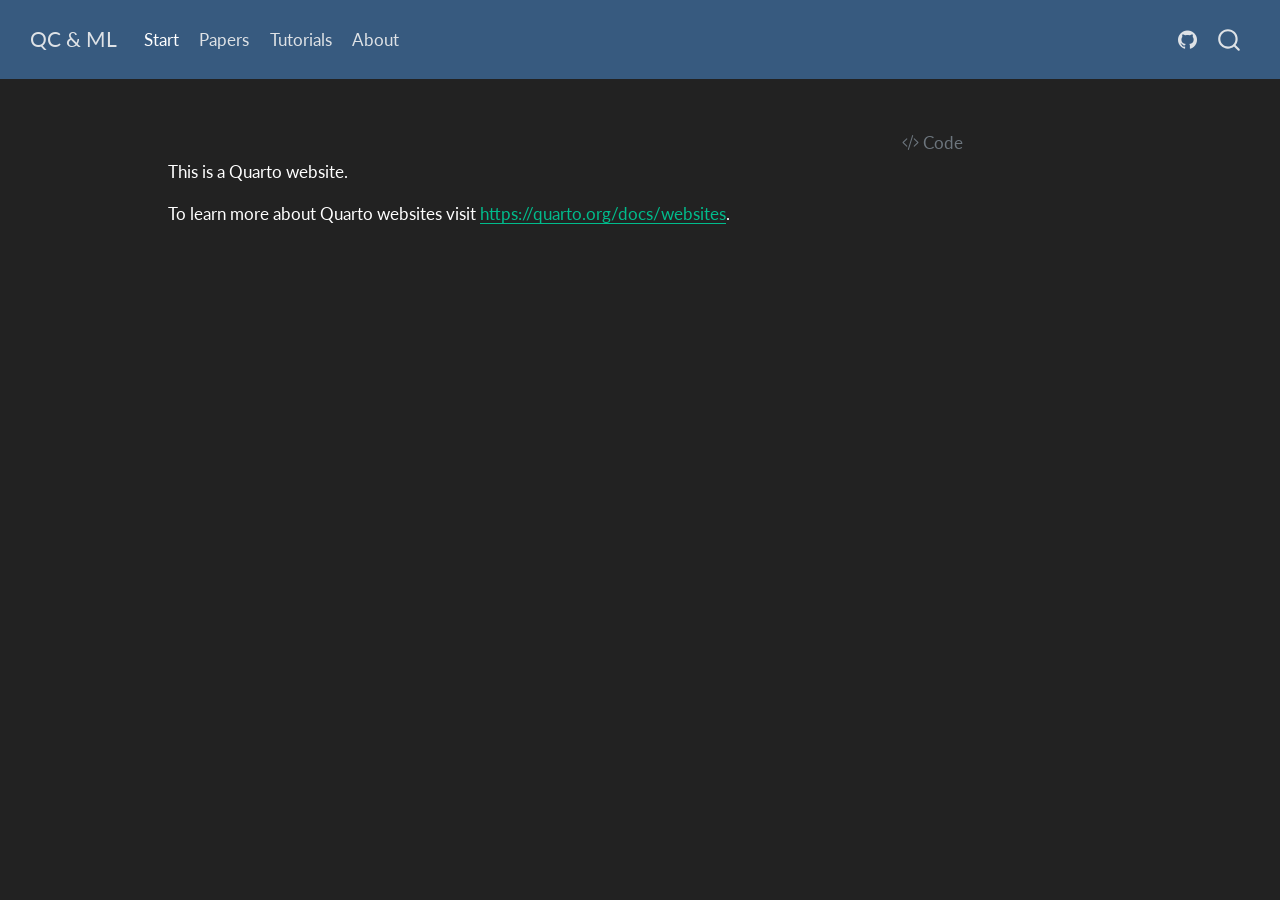
<file: index.html>
<!DOCTYPE html>
<html xmlns="http://www.w3.org/1999/xhtml" lang="en" xml:lang="en"><head>

<meta charset="utf-8">
<meta name="generator" content="quarto-1.10.19">

<meta name="viewport" content="width=device-width, initial-scale=1.0, user-scalable=yes">


<title>QC &amp; ML</title>
<style>
/* Default styles provided by pandoc.
** See https://pandoc.org/MANUAL.html#variables-for-html for config info.
*/
span.smallcaps{font-variant: small-caps;}
div.columns{display: flex; gap: 1.5em;}
div.column{flex: auto;}
@media screen {
div.columns{gap: min(4vw, 1.5em);}
div.column{overflow-x: auto;}
}
div.hanging-indent{margin-left: 1.5em; text-indent: -1.5em;}
ul.task-list{list-style: none;}
ul.task-list li input[type="checkbox"] {
  width: 0.8em;
  margin: 0 0.8em 0.2em -1em; /* quarto-specific, see https://github.com/quarto-dev/quarto-cli/issues/4556 */ 
  vertical-align: middle;
}
/* CSS for syntax highlighting */
html { -webkit-text-size-adjust: 100%; }
pre > code.sourceCode { white-space: pre; position: relative; }
pre > code.sourceCode > span { display: inline-block; line-height: 1.25; }
pre > code.sourceCode > span:empty { height: 1.2em; }
.sourceCode { overflow: visible; }
code.sourceCode > span { color: inherit; text-decoration: inherit; }
div.sourceCode { margin: 1em 0; }
pre.sourceCode { margin: 0; }
@media screen {
div.sourceCode { overflow: auto; }
}
@media print {
pre > code.sourceCode { white-space: pre-wrap; }
pre > code.sourceCode > span { text-indent: -5em; padding-left: 5em; }
}
pre.numberSource code
  { counter-reset: source-line 0; }
pre.numberSource code > span
  { position: relative; left: -4em; counter-increment: source-line; }
pre.numberSource code > span > a:first-child::before
  { content: counter(source-line);
    position: relative; left: -1em; text-align: right; vertical-align: baseline;
    border: none; display: inline-block;
    -webkit-touch-callout: none; -webkit-user-select: none;
    -khtml-user-select: none; -moz-user-select: none;
    -ms-user-select: none; user-select: none;
    padding: 0 4px; width: 4em;
  }
pre.numberSource { margin-left: 3em;  padding-left: 4px; }
div.sourceCode
  {   }
@media screen {
pre > code.sourceCode > span > a:first-child::before { text-decoration: underline; }
}
</style>


<script src="site_libs/quarto-nav/quarto-nav.js"></script>
<script src="site_libs/quarto-nav/headroom.min.js"></script>
<script src="site_libs/clipboard/clipboard.min.js"></script>
<script src="site_libs/quarto-search/autocomplete.umd.js"></script>
<script src="site_libs/quarto-search/fuse.min.js"></script>
<script src="site_libs/quarto-search/quarto-search.js"></script>
<meta name="quarto:offset" content="./">
<script src="site_libs/quarto-html/quarto.js" type="module"></script>
<script src="site_libs/quarto-html/tabsets/tabsets.js" type="module"></script>
<script src="site_libs/quarto-html/popper.min.js"></script>
<script src="site_libs/quarto-html/tippy.umd.min.js"></script>
<script src="site_libs/quarto-html/anchor.min.js"></script>
<link href="site_libs/quarto-html/tippy.css" rel="stylesheet">
<link href="site_libs/quarto-html/quarto-syntax-highlighting-dark-b626d73c4c936ccc3cb08be7d45d1df6.css" rel="stylesheet" id="quarto-text-highlighting-styles">
<script src="site_libs/bootstrap/bootstrap.min.js"></script>
<link href="site_libs/bootstrap/bootstrap-icons.css" rel="stylesheet">
<link href="site_libs/bootstrap/bootstrap-55b398255640e14208b3ab36f60920d4.min.css" rel="stylesheet" append-hash="true" id="quarto-bootstrap" data-mode="dark">
<script id="quarto-search-options" type="application/json">{
  "location": "navbar",
  "copy-button": false,
  "collapse-after": 3,
  "panel-placement": "end",
  "type": "overlay",
  "limit": 50,
  "keyboard-shortcut": [
    "f",
    "/",
    "s"
  ],
  "show-item-context": false,
  "language": {
    "search-no-results-text": "No results",
    "search-matching-documents-text": "matching documents",
    "search-copy-link-title": "Copy link to search",
    "search-hide-matches-text": "Hide additional matches",
    "search-more-match-text": "more match in this document",
    "search-more-matches-text": "more matches in this document",
    "search-clear-button-title": "Clear",
    "search-text-placeholder": "",
    "search-detached-cancel-button-title": "Cancel",
    "search-submit-button-title": "Submit",
    "search-label": "Search"
  }
}</script>


<link rel="stylesheet" href="styles.css">
</head>

<body class="nav-fixed quarto-light">

<div id="quarto-search-results"></div>
  <header id="quarto-header" class="headroom fixed-top">
    <nav class="navbar navbar-expand-lg " data-bs-theme="dark">
      <div class="navbar-container container-fluid">
      <div class="navbar-brand-container mx-auto">
    <a class="navbar-brand" href="./index.html">
    <span class="navbar-title">QC &amp; ML</span>
    </a>
  </div>
            <div id="quarto-search" class="" title="Search"></div>
          <button class="navbar-toggler" type="button" data-bs-toggle="collapse" data-bs-target="#navbarCollapse" aria-controls="navbarCollapse" role="menu" aria-expanded="false" aria-label="Toggle navigation" onclick="if (window.quartoToggleHeadroom) { window.quartoToggleHeadroom(); }">
  <span class="navbar-toggler-icon"></span>
</button>
          <div class="collapse navbar-collapse" id="navbarCollapse">
            <ul class="navbar-nav navbar-nav-scroll me-auto">
  <li class="nav-item">
    <a class="nav-link active" href="./index.html" aria-current="page"> 
<span class="menu-text">Start</span></a>
  </li>  
  <li class="nav-item">
    <a class="nav-link" href="./papers/index.html"> 
<span class="menu-text">Papers</span></a>
  </li>  
  <li class="nav-item">
    <a class="nav-link" href="./tutorials/index.html"> 
<span class="menu-text">Tutorials</span></a>
  </li>  
  <li class="nav-item">
    <a class="nav-link" href="./about.html"> 
<span class="menu-text">About</span></a>
  </li>  
</ul>
            <ul class="navbar-nav navbar-nav-scroll ms-auto">
  <li class="nav-item compact">
    <a class="nav-link" href="https://github.com/matheus-araujo/research-log/"> <i class="bi bi-github" role="img">
</i> 
<span class="menu-text"></span></a>
  </li>  
</ul>
          </div> <!-- /navcollapse -->
            <div class="quarto-navbar-tools">
</div>
      </div> <!-- /container-fluid -->
    </nav>
</header>
<!-- content -->
<div id="quarto-content" class="quarto-container page-columns page-rows-contents page-layout-article page-navbar">
<!-- sidebar -->
<!-- margin-sidebar -->
    <div id="quarto-margin-sidebar" class="sidebar margin-sidebar zindex-bottom">
        
    </div>
<!-- main -->
<main class="content" id="quarto-document-content"><header id="title-block-header" class="quarto-title-block"><h1 class="title display-7"></h1></header><div class="quarto-title-block"><div class="quarto-title-tools-only"><button type="button" class="btn code-tools-button" id="quarto-code-tools-source"><i class="bi"></i> Code</button></div></div>




<p>This is a Quarto website.</p>
<p>To learn more about Quarto websites visit <a href="https://quarto.org/docs/websites" class="uri">https://quarto.org/docs/websites</a>.</p>


<!-- -->


</main> <!-- /main -->
<script id="quarto-html-after-body" type="application/javascript">
  window.document.addEventListener("DOMContentLoaded", function (event) {
    const icon = "";
    const anchorJS = new window.AnchorJS();
    anchorJS.options = {
      placement: 'right',
      icon: icon
    };
    anchorJS.add('.anchored');
    const isCodeAnnotation = (el) => {
      for (const clz of el.classList) {
        if (clz.startsWith('code-annotation-')) {                     
          return true;
        }
      }
      return false;
    }
    const onCopySuccess = function(e) {
      // button target
      const button = e.trigger;
      // don't keep focus
      button.blur();
      // flash "checked"
      button.classList.add('code-copy-button-checked');
      var currentTitle = button.getAttribute("title");
      button.setAttribute("title", "Copied!");
      let tooltip;
      if (window.bootstrap) {
        button.setAttribute("data-bs-toggle", "tooltip");
        button.setAttribute("data-bs-placement", "left");
        button.setAttribute("data-bs-title", "Copied!");
        tooltip = new bootstrap.Tooltip(button, 
          { trigger: "manual", 
            customClass: "code-copy-button-tooltip",
            offset: [0, -8]});
        tooltip.show();    
      }
      setTimeout(function() {
        if (tooltip) {
          tooltip.hide();
          button.removeAttribute("data-bs-title");
          button.removeAttribute("data-bs-toggle");
          button.removeAttribute("data-bs-placement");
        }
        button.setAttribute("title", currentTitle);
        button.classList.remove('code-copy-button-checked');
      }, 1000);
      // clear code selection
      e.clearSelection();
    }
    const getTextToCopy = function(trigger) {
      const outerScaffold = trigger.parentElement.cloneNode(true);
      const codeEl = outerScaffold.querySelector('code');
      for (const childEl of codeEl.children) {
        if (isCodeAnnotation(childEl)) {
          childEl.remove();
        }
      }
      return codeEl.innerText;
    }
    const clipboard = new window.ClipboardJS('.code-copy-button:not([data-in-quarto-modal])', {
      text: getTextToCopy
    });
    clipboard.on('success', onCopySuccess);
    if (window.document.getElementById('quarto-embedded-source-code-modal')) {
      const clipboardModal = new window.ClipboardJS('.code-copy-button[data-in-quarto-modal]', {
        text: getTextToCopy,
        container: window.document.getElementById('quarto-embedded-source-code-modal')
      });
      clipboardModal.on('success', onCopySuccess);
    }
    const viewSource = window.document.getElementById('quarto-view-source') ||
                       window.document.getElementById('quarto-code-tools-source');
    if (viewSource) {
      const sourceUrl = viewSource.getAttribute("data-quarto-source-url");
      viewSource.addEventListener("click", function(e) {
        if (sourceUrl) {
          // rstudio viewer pane
          if (/\bcapabilities=\b/.test(window.location)) {
            window.open(sourceUrl);
          } else {
            window.location.href = sourceUrl;
          }
        } else {
          const modal = new bootstrap.Modal(document.getElementById('quarto-embedded-source-code-modal'));
          modal.show();
        }
        return false;
      });
    }
    function toggleCodeHandler(show) {
      return function(e) {
        const cellDetails = window.document.querySelectorAll(".cell details.code-fold");
        for (let i=0; i<cellDetails.length; i++) {
          const details = cellDetails[i];
          if (show) {
            details.open = true;
          } else {
            details.removeAttribute("open");
          }
        }
        const cellCodeDivs = window.document.querySelectorAll(".cell div.sourceCode.cell-code");
        const fromCls = show ? "hidden" : "unhidden";
        const toCls = show ? "unhidden" : "hidden";
        for (let i=0; i<cellCodeDivs.length; i++) {
          const codeDiv = cellCodeDivs[i];
          if (codeDiv.classList.contains(fromCls)) {
            codeDiv.classList.remove(fromCls);
            codeDiv.classList.add(toCls);
          } 
        }
        return false;
      }
    }
    const hideAllCode = window.document.getElementById("quarto-hide-all-code");
    if (hideAllCode) {
      hideAllCode.addEventListener("click", toggleCodeHandler(false));
    }
    const showAllCode = window.document.getElementById("quarto-show-all-code");
    if (showAllCode) {
      showAllCode.addEventListener("click", toggleCodeHandler(true));
    }
      var localhostRegex = new RegExp(/^(?:http|https):\/\/localhost\:?[0-9]*\//);
      var mailtoRegex = new RegExp(/^mailto:/);
        var filterRegex = new RegExp('/' + window.location.host + '/');
      var isInternal = (href) => {
          return filterRegex.test(href) || localhostRegex.test(href) || mailtoRegex.test(href);
      }
      // Inspect non-navigation links and adorn them if external
     var links = window.document.querySelectorAll('a[href]:not(.nav-link):not(.navbar-brand):not(.toc-action):not(.sidebar-link):not(.sidebar-item-toggle):not(.pagination-link):not(.no-external):not([aria-hidden]):not(.dropdown-item):not(.quarto-navigation-tool):not(.about-link)');
      for (var i=0; i<links.length; i++) {
        const link = links[i];
        if (!isInternal(link.href)) {
          // undo the damage that might have been done by quarto-nav.js in the case of
          // links that we want to consider external
          if (link.dataset.originalHref !== undefined) {
            link.href = link.dataset.originalHref;
          }
        }
      }
    function tippyHover(el, contentFn, onTriggerFn, onUntriggerFn) {
      const config = {
        allowHTML: true,
        maxWidth: 500,
        delay: 100,
        arrow: false,
        appendTo: function(el) {
            return el.parentElement;
        },
        interactive: true,
        interactiveBorder: 10,
        theme: 'quarto',
        placement: 'bottom-start',
      };
      if (contentFn) {
        config.content = contentFn;
      }
      if (onTriggerFn) {
        config.onTrigger = onTriggerFn;
      }
      if (onUntriggerFn) {
        config.onUntrigger = onUntriggerFn;
      }
      window.tippy(el, config); 
    }
    const noterefs = window.document.querySelectorAll('a[role="doc-noteref"]');
    for (var i=0; i<noterefs.length; i++) {
      const ref = noterefs[i];
      tippyHover(ref, function() {
        // use id or data attribute instead here
        let href = ref.getAttribute('data-footnote-href') || ref.getAttribute('href');
        try { href = new URL(href).hash; } catch {}
        const id = href.replace(/^#\/?/, "");
        const note = window.document.getElementById(id);
        if (note) {
          return note.innerHTML;
        } else {
          return "";
        }
      });
    }
    const xrefs = window.document.querySelectorAll('a.quarto-xref');
    const processXRef = (id, note) => {
      // Strip column container classes
      const stripColumnClz = (el) => {
        el.classList.remove("page-full", "page-columns");
        if (el.children) {
          for (const child of el.children) {
            stripColumnClz(child);
          }
        }
      }
      stripColumnClz(note)
      if (id === null || id.startsWith('sec-')) {
        // Special case sections, only their first couple elements
        const container = document.createElement("div");
        if (note.children && note.children.length > 2) {
          container.appendChild(note.children[0].cloneNode(true));
          for (let i = 1; i < note.children.length; i++) {
            const child = note.children[i];
            if (child.tagName === "P" && child.innerText === "") {
              continue;
            } else {
              container.appendChild(child.cloneNode(true));
              break;
            }
          }
          if (window.Quarto?.typesetMath) {
            window.Quarto.typesetMath(container);
          }
          return container.innerHTML
        } else {
          if (window.Quarto?.typesetMath) {
            window.Quarto.typesetMath(note);
          }
          return note.innerHTML;
        }
      } else {
        // Remove any anchor links if they are present
        const anchorLink = note.querySelector('a.anchorjs-link');
        if (anchorLink) {
          anchorLink.remove();
        }
        if (window.Quarto?.typesetMath) {
          window.Quarto.typesetMath(note);
        }
        if (note.classList.contains("callout")) {
          return note.outerHTML;
        } else {
          return note.innerHTML;
        }
      }
    }
    for (var i=0; i<xrefs.length; i++) {
      const xref = xrefs[i];
      tippyHover(xref, undefined, function(instance) {
        instance.disable();
        let url = xref.getAttribute('href');
        let hash = undefined; 
        if (url.startsWith('#')) {
          hash = url;
        } else {
          try { hash = new URL(url).hash; } catch {}
        }
        if (hash) {
          const id = hash.replace(/^#\/?/, "");
          const note = window.document.getElementById(id);
          if (note !== null) {
            try {
              const html = processXRef(id, note.cloneNode(true));
              instance.setContent(html);
            } finally {
              instance.enable();
              instance.show();
            }
          } else {
            // See if we can fetch this
            fetch(url.split('#')[0])
            .then(res => res.text())
            .then(html => {
              const parser = new DOMParser();
              const htmlDoc = parser.parseFromString(html, "text/html");
              const note = htmlDoc.getElementById(id);
              if (note !== null) {
                const html = processXRef(id, note);
                instance.setContent(html);
              } 
            }).finally(() => {
              instance.enable();
              instance.show();
            });
          }
        } else {
          // See if we can fetch a full url (with no hash to target)
          // This is a special case and we should probably do some content thinning / targeting
          fetch(url)
          .then(res => res.text())
          .then(html => {
            const parser = new DOMParser();
            const htmlDoc = parser.parseFromString(html, "text/html");
            const note = htmlDoc.querySelector('main.content');
            if (note !== null) {
              // This should only happen for chapter cross references
              // (since there is no id in the URL)
              // remove the first header
              if (note.children.length > 0 && note.children[0].tagName === "HEADER") {
                note.children[0].remove();
              }
              const html = processXRef(null, note);
              instance.setContent(html);
            } 
          }).finally(() => {
            instance.enable();
            instance.show();
          });
        }
      }, function(instance) {
      });
    }
        let selectedAnnoteEl;
        const selectorForAnnotation = ( cell, annotation) => {
          let cellAttr = 'data-code-cell="' + cell + '"';
          let lineAttr = 'data-code-annotation="' +  annotation + '"';
          const selector = 'span[' + cellAttr + '][' + lineAttr + ']';
          return selector;
        }
        const selectCodeLines = (annoteEl) => {
          const doc = window.document;
          const targetCell = annoteEl.getAttribute("data-target-cell");
          const targetAnnotation = annoteEl.getAttribute("data-target-annotation");
          const annoteSpan = window.document.querySelector(selectorForAnnotation(targetCell, targetAnnotation));
          const lines = annoteSpan.getAttribute("data-code-lines").split(",");
          const lineIds = lines.map((line) => {
            return targetCell + "-" + line;
          })
          let top = null;
          let height = null;
          let parent = null;
          if (lineIds.length > 0) {
              //compute the position of the single el (top and bottom and make a div)
              const el = window.document.getElementById(lineIds[0]);
              top = el.offsetTop;
              height = el.offsetHeight;
              parent = el.parentElement.parentElement;
            if (lineIds.length > 1) {
              const lastEl = window.document.getElementById(lineIds[lineIds.length - 1]);
              const bottom = lastEl.offsetTop + lastEl.offsetHeight;
              height = bottom - top;
            }
            if (top !== null && height !== null && parent !== null) {
              // cook up a div (if necessary) and position it 
              let div = window.document.getElementById("code-annotation-line-highlight");
              if (div === null) {
                div = window.document.createElement("div");
                div.setAttribute("id", "code-annotation-line-highlight");
                div.style.position = 'absolute';
                parent.appendChild(div);
              }
              div.style.top = top - 2 + "px";
              div.style.height = height + 4 + "px";
              div.style.left = 0;
              let gutterDiv = window.document.getElementById("code-annotation-line-highlight-gutter");
              if (gutterDiv === null) {
                gutterDiv = window.document.createElement("div");
                gutterDiv.setAttribute("id", "code-annotation-line-highlight-gutter");
                gutterDiv.style.position = 'absolute';
                const codeCell = window.document.getElementById(targetCell);
                const gutter = codeCell.querySelector('.code-annotation-gutter');
                gutter.appendChild(gutterDiv);
              }
              gutterDiv.style.top = top - 2 + "px";
              gutterDiv.style.height = height + 4 + "px";
            }
            selectedAnnoteEl = annoteEl;
          }
        };
        const unselectCodeLines = () => {
          const elementsIds = ["code-annotation-line-highlight", "code-annotation-line-highlight-gutter"];
          elementsIds.forEach((elId) => {
            const div = window.document.getElementById(elId);
            if (div) {
              div.remove();
            }
          });
          selectedAnnoteEl = undefined;
        };
          // Handle positioning of the toggle
      window.addEventListener(
        "resize",
        throttle(() => {
          elRect = undefined;
          if (selectedAnnoteEl) {
            selectCodeLines(selectedAnnoteEl);
          }
        }, 10)
      );
      function throttle(fn, ms) {
      let throttle = false;
      let timer;
        return (...args) => {
          if(!throttle) { // first call gets through
              fn.apply(this, args);
              throttle = true;
          } else { // all the others get throttled
              if(timer) clearTimeout(timer); // cancel #2
              timer = setTimeout(() => {
                fn.apply(this, args);
                timer = throttle = false;
              }, ms);
          }
        };
      }
        // Attach click handler to the DT
        const annoteDls = window.document.querySelectorAll('dt[data-target-cell]');
        for (const annoteDlNode of annoteDls) {
          annoteDlNode.addEventListener('click', (event) => {
            const clickedEl = event.target;
            if (clickedEl !== selectedAnnoteEl) {
              unselectCodeLines();
              const activeEl = window.document.querySelector('dt[data-target-cell].code-annotation-active');
              if (activeEl) {
                activeEl.classList.remove('code-annotation-active');
              }
              selectCodeLines(clickedEl);
              clickedEl.classList.add('code-annotation-active');
            } else {
              // Unselect the line
              unselectCodeLines();
              clickedEl.classList.remove('code-annotation-active');
            }
          });
        }
    const findCites = (el) => {
      const parentEl = el.parentElement;
      if (parentEl) {
        const cites = parentEl.dataset.cites;
        if (cites) {
          return {
            el,
            cites: cites.split(' ')
          };
        } else {
          return findCites(el.parentElement)
        }
      } else {
        return undefined;
      }
    };
    var bibliorefs = window.document.querySelectorAll('a[role="doc-biblioref"]');
    for (var i=0; i<bibliorefs.length; i++) {
      const ref = bibliorefs[i];
      const citeInfo = findCites(ref);
      if (citeInfo) {
        tippyHover(citeInfo.el, function() {
          var popup = window.document.createElement('div');
          citeInfo.cites.forEach(function(cite) {
            var citeDiv = window.document.createElement('div');
            citeDiv.classList.add('hanging-indent');
            citeDiv.classList.add('csl-entry');
            var biblioDiv = window.document.getElementById('ref-' + cite);
            if (biblioDiv) {
              citeDiv.innerHTML = biblioDiv.innerHTML;
            }
            popup.appendChild(citeDiv);
          });
          return popup.innerHTML;
        });
      }
    }
  });
  </script><div class="modal fade" id="quarto-embedded-source-code-modal" tabindex="-1" aria-labelledby="quarto-embedded-source-code-modal-label" aria-hidden="true"><div class="modal-dialog modal-dialog-scrollable"><div class="modal-content"><div class="modal-header"><h5 class="modal-title" id="quarto-embedded-source-code-modal-label">Source Code</h5><button class="btn-close" data-bs-dismiss="modal"></button></div><div class="modal-body"><div class="">
<div class="code-copy-outer-scaffold"><div class="sourceCode" id="cb1" data-shortcodes="false"><pre class="sourceCode markdown code-with-copy"><code class="sourceCode markdown"><span id="cb1-1"><a href="#cb1-1" aria-hidden="true" tabindex="-1"></a><span class="co">---</span></span>
<span id="cb1-2"><a href="#cb1-2" aria-hidden="true" tabindex="-1"></a><span class="an">title:</span><span class="co"> ""</span></span>
<span id="cb1-3"><a href="#cb1-3" aria-hidden="true" tabindex="-1"></a><span class="co">---</span></span>
<span id="cb1-4"><a href="#cb1-4" aria-hidden="true" tabindex="-1"></a></span>
<span id="cb1-5"><a href="#cb1-5" aria-hidden="true" tabindex="-1"></a>This is a Quarto website.</span>
<span id="cb1-6"><a href="#cb1-6" aria-hidden="true" tabindex="-1"></a></span>
<span id="cb1-7"><a href="#cb1-7" aria-hidden="true" tabindex="-1"></a>To learn more about Quarto websites visit <span class="ot">&lt;https://quarto.org/docs/websites&gt;</span>.</span></code></pre></div><button title="Copy to Clipboard" class="code-copy-button" data-in-quarto-modal=""><i class="bi"></i></button></div>
</div></div></div></div></div>
</div> <!-- /content -->




</body></html>
</file>
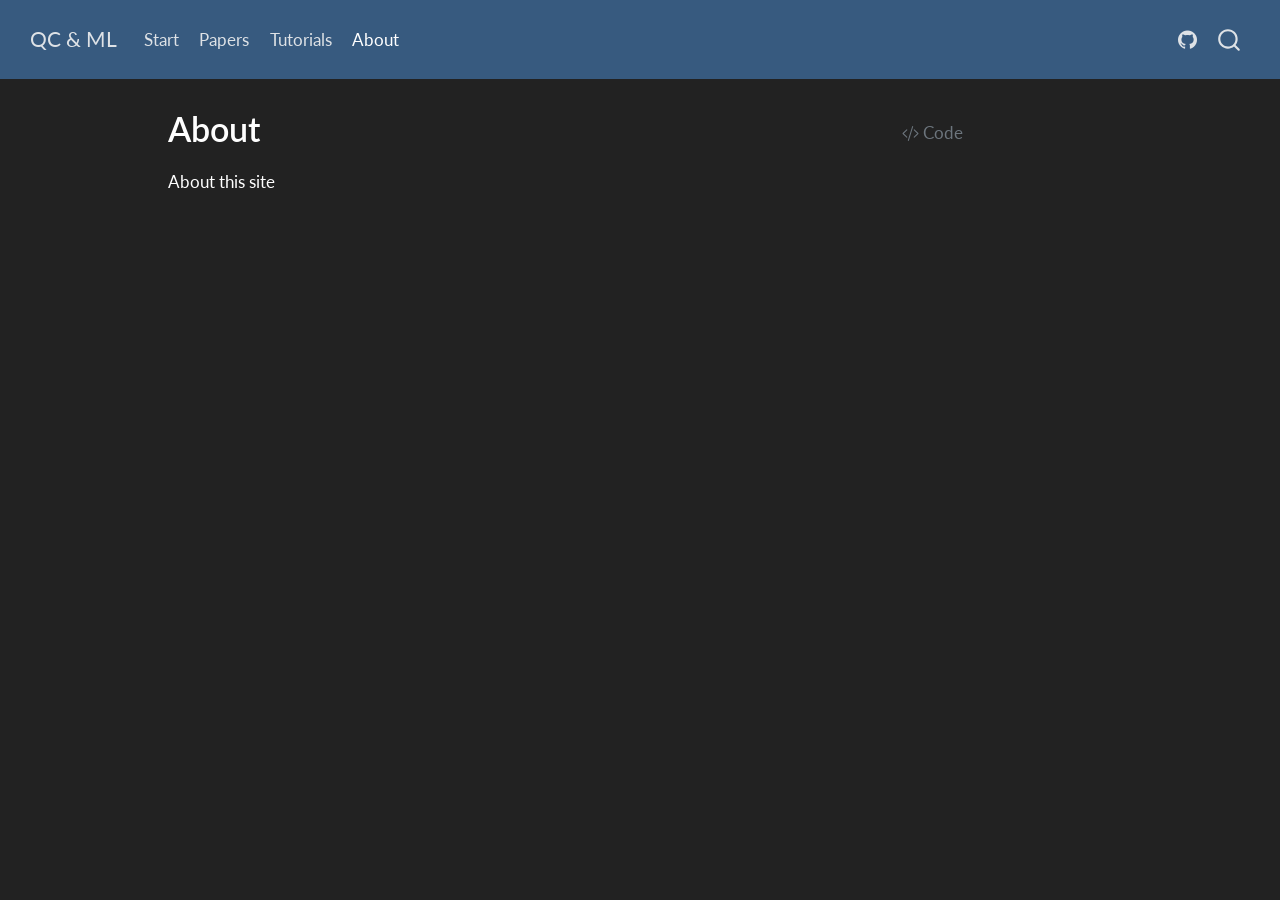
<file: about.html>
<!DOCTYPE html>
<html xmlns="http://www.w3.org/1999/xhtml" lang="en" xml:lang="en"><head>

<meta charset="utf-8">
<meta name="generator" content="quarto-1.10.19">

<meta name="viewport" content="width=device-width, initial-scale=1.0, user-scalable=yes">


<title>About – QC &amp; ML</title>
<style>
/* Default styles provided by pandoc.
** See https://pandoc.org/MANUAL.html#variables-for-html for config info.
*/
span.smallcaps{font-variant: small-caps;}
div.columns{display: flex; gap: 1.5em;}
div.column{flex: auto;}
@media screen {
div.columns{gap: min(4vw, 1.5em);}
div.column{overflow-x: auto;}
}
div.hanging-indent{margin-left: 1.5em; text-indent: -1.5em;}
ul.task-list{list-style: none;}
ul.task-list li input[type="checkbox"] {
  width: 0.8em;
  margin: 0 0.8em 0.2em -1em; /* quarto-specific, see https://github.com/quarto-dev/quarto-cli/issues/4556 */ 
  vertical-align: middle;
}
/* CSS for syntax highlighting */
html { -webkit-text-size-adjust: 100%; }
pre > code.sourceCode { white-space: pre; position: relative; }
pre > code.sourceCode > span { display: inline-block; line-height: 1.25; }
pre > code.sourceCode > span:empty { height: 1.2em; }
.sourceCode { overflow: visible; }
code.sourceCode > span { color: inherit; text-decoration: inherit; }
div.sourceCode { margin: 1em 0; }
pre.sourceCode { margin: 0; }
@media screen {
div.sourceCode { overflow: auto; }
}
@media print {
pre > code.sourceCode { white-space: pre-wrap; }
pre > code.sourceCode > span { text-indent: -5em; padding-left: 5em; }
}
pre.numberSource code
  { counter-reset: source-line 0; }
pre.numberSource code > span
  { position: relative; left: -4em; counter-increment: source-line; }
pre.numberSource code > span > a:first-child::before
  { content: counter(source-line);
    position: relative; left: -1em; text-align: right; vertical-align: baseline;
    border: none; display: inline-block;
    -webkit-touch-callout: none; -webkit-user-select: none;
    -khtml-user-select: none; -moz-user-select: none;
    -ms-user-select: none; user-select: none;
    padding: 0 4px; width: 4em;
  }
pre.numberSource { margin-left: 3em;  padding-left: 4px; }
div.sourceCode
  {   }
@media screen {
pre > code.sourceCode > span > a:first-child::before { text-decoration: underline; }
}
</style>


<script src="site_libs/quarto-nav/quarto-nav.js"></script>
<script src="site_libs/quarto-nav/headroom.min.js"></script>
<script src="site_libs/clipboard/clipboard.min.js"></script>
<script src="site_libs/quarto-search/autocomplete.umd.js"></script>
<script src="site_libs/quarto-search/fuse.min.js"></script>
<script src="site_libs/quarto-search/quarto-search.js"></script>
<meta name="quarto:offset" content="./">
<script src="site_libs/quarto-html/quarto.js" type="module"></script>
<script src="site_libs/quarto-html/tabsets/tabsets.js" type="module"></script>
<script src="site_libs/quarto-html/popper.min.js"></script>
<script src="site_libs/quarto-html/tippy.umd.min.js"></script>
<script src="site_libs/quarto-html/anchor.min.js"></script>
<link href="site_libs/quarto-html/tippy.css" rel="stylesheet">
<link href="site_libs/quarto-html/quarto-syntax-highlighting-dark-b626d73c4c936ccc3cb08be7d45d1df6.css" rel="stylesheet" id="quarto-text-highlighting-styles">
<script src="site_libs/bootstrap/bootstrap.min.js"></script>
<link href="site_libs/bootstrap/bootstrap-icons.css" rel="stylesheet">
<link href="site_libs/bootstrap/bootstrap-55b398255640e14208b3ab36f60920d4.min.css" rel="stylesheet" append-hash="true" id="quarto-bootstrap" data-mode="dark">
<script id="quarto-search-options" type="application/json">{
  "location": "navbar",
  "copy-button": false,
  "collapse-after": 3,
  "panel-placement": "end",
  "type": "overlay",
  "limit": 50,
  "keyboard-shortcut": [
    "f",
    "/",
    "s"
  ],
  "show-item-context": false,
  "language": {
    "search-no-results-text": "No results",
    "search-matching-documents-text": "matching documents",
    "search-copy-link-title": "Copy link to search",
    "search-hide-matches-text": "Hide additional matches",
    "search-more-match-text": "more match in this document",
    "search-more-matches-text": "more matches in this document",
    "search-clear-button-title": "Clear",
    "search-text-placeholder": "",
    "search-detached-cancel-button-title": "Cancel",
    "search-submit-button-title": "Submit",
    "search-label": "Search"
  }
}</script>


<link rel="stylesheet" href="styles.css">
</head>

<body class="nav-fixed quarto-light">

<div id="quarto-search-results"></div>
  <header id="quarto-header" class="headroom fixed-top">
    <nav class="navbar navbar-expand-lg " data-bs-theme="dark">
      <div class="navbar-container container-fluid">
      <div class="navbar-brand-container mx-auto">
    <a class="navbar-brand" href="./index.html">
    <span class="navbar-title">QC &amp; ML</span>
    </a>
  </div>
            <div id="quarto-search" class="" title="Search"></div>
          <button class="navbar-toggler" type="button" data-bs-toggle="collapse" data-bs-target="#navbarCollapse" aria-controls="navbarCollapse" role="menu" aria-expanded="false" aria-label="Toggle navigation" onclick="if (window.quartoToggleHeadroom) { window.quartoToggleHeadroom(); }">
  <span class="navbar-toggler-icon"></span>
</button>
          <div class="collapse navbar-collapse" id="navbarCollapse">
            <ul class="navbar-nav navbar-nav-scroll me-auto">
  <li class="nav-item">
    <a class="nav-link" href="./index.html"> 
<span class="menu-text">Start</span></a>
  </li>  
  <li class="nav-item">
    <a class="nav-link" href="./papers/index.html"> 
<span class="menu-text">Papers</span></a>
  </li>  
  <li class="nav-item">
    <a class="nav-link" href="./tutorials/index.html"> 
<span class="menu-text">Tutorials</span></a>
  </li>  
  <li class="nav-item">
    <a class="nav-link active" href="./about.html" aria-current="page"> 
<span class="menu-text">About</span></a>
  </li>  
</ul>
            <ul class="navbar-nav navbar-nav-scroll ms-auto">
  <li class="nav-item compact">
    <a class="nav-link" href="https://github.com/matheus-araujo/research-log/"> <i class="bi bi-github" role="img">
</i> 
<span class="menu-text"></span></a>
  </li>  
</ul>
          </div> <!-- /navcollapse -->
            <div class="quarto-navbar-tools">
</div>
      </div> <!-- /container-fluid -->
    </nav>
</header>
<!-- content -->
<div id="quarto-content" class="quarto-container page-columns page-rows-contents page-layout-article page-navbar">
<!-- sidebar -->
<!-- margin-sidebar -->
    <div id="quarto-margin-sidebar" class="sidebar margin-sidebar zindex-bottom">
        
    </div>
<!-- main -->
<main class="content" id="quarto-document-content">

<header id="title-block-header" class="quarto-title-block default">
<div class="quarto-title">
<div class="quarto-title-block"><div><h1 class="title">About</h1><button type="button" class="btn code-tools-button" id="quarto-code-tools-source"><i class="bi"></i> Code</button></div></div>
</div>



<div class="quarto-title-meta">

    
  
    
  </div>
  


</header>


<p>About this site</p>


<!-- -->


</main> <!-- /main -->
<script id="quarto-html-after-body" type="application/javascript">
  window.document.addEventListener("DOMContentLoaded", function (event) {
    const icon = "";
    const anchorJS = new window.AnchorJS();
    anchorJS.options = {
      placement: 'right',
      icon: icon
    };
    anchorJS.add('.anchored');
    const isCodeAnnotation = (el) => {
      for (const clz of el.classList) {
        if (clz.startsWith('code-annotation-')) {                     
          return true;
        }
      }
      return false;
    }
    const onCopySuccess = function(e) {
      // button target
      const button = e.trigger;
      // don't keep focus
      button.blur();
      // flash "checked"
      button.classList.add('code-copy-button-checked');
      var currentTitle = button.getAttribute("title");
      button.setAttribute("title", "Copied!");
      let tooltip;
      if (window.bootstrap) {
        button.setAttribute("data-bs-toggle", "tooltip");
        button.setAttribute("data-bs-placement", "left");
        button.setAttribute("data-bs-title", "Copied!");
        tooltip = new bootstrap.Tooltip(button, 
          { trigger: "manual", 
            customClass: "code-copy-button-tooltip",
            offset: [0, -8]});
        tooltip.show();    
      }
      setTimeout(function() {
        if (tooltip) {
          tooltip.hide();
          button.removeAttribute("data-bs-title");
          button.removeAttribute("data-bs-toggle");
          button.removeAttribute("data-bs-placement");
        }
        button.setAttribute("title", currentTitle);
        button.classList.remove('code-copy-button-checked');
      }, 1000);
      // clear code selection
      e.clearSelection();
    }
    const getTextToCopy = function(trigger) {
      const outerScaffold = trigger.parentElement.cloneNode(true);
      const codeEl = outerScaffold.querySelector('code');
      for (const childEl of codeEl.children) {
        if (isCodeAnnotation(childEl)) {
          childEl.remove();
        }
      }
      return codeEl.innerText;
    }
    const clipboard = new window.ClipboardJS('.code-copy-button:not([data-in-quarto-modal])', {
      text: getTextToCopy
    });
    clipboard.on('success', onCopySuccess);
    if (window.document.getElementById('quarto-embedded-source-code-modal')) {
      const clipboardModal = new window.ClipboardJS('.code-copy-button[data-in-quarto-modal]', {
        text: getTextToCopy,
        container: window.document.getElementById('quarto-embedded-source-code-modal')
      });
      clipboardModal.on('success', onCopySuccess);
    }
    const viewSource = window.document.getElementById('quarto-view-source') ||
                       window.document.getElementById('quarto-code-tools-source');
    if (viewSource) {
      const sourceUrl = viewSource.getAttribute("data-quarto-source-url");
      viewSource.addEventListener("click", function(e) {
        if (sourceUrl) {
          // rstudio viewer pane
          if (/\bcapabilities=\b/.test(window.location)) {
            window.open(sourceUrl);
          } else {
            window.location.href = sourceUrl;
          }
        } else {
          const modal = new bootstrap.Modal(document.getElementById('quarto-embedded-source-code-modal'));
          modal.show();
        }
        return false;
      });
    }
    function toggleCodeHandler(show) {
      return function(e) {
        const cellDetails = window.document.querySelectorAll(".cell details.code-fold");
        for (let i=0; i<cellDetails.length; i++) {
          const details = cellDetails[i];
          if (show) {
            details.open = true;
          } else {
            details.removeAttribute("open");
          }
        }
        const cellCodeDivs = window.document.querySelectorAll(".cell div.sourceCode.cell-code");
        const fromCls = show ? "hidden" : "unhidden";
        const toCls = show ? "unhidden" : "hidden";
        for (let i=0; i<cellCodeDivs.length; i++) {
          const codeDiv = cellCodeDivs[i];
          if (codeDiv.classList.contains(fromCls)) {
            codeDiv.classList.remove(fromCls);
            codeDiv.classList.add(toCls);
          } 
        }
        return false;
      }
    }
    const hideAllCode = window.document.getElementById("quarto-hide-all-code");
    if (hideAllCode) {
      hideAllCode.addEventListener("click", toggleCodeHandler(false));
    }
    const showAllCode = window.document.getElementById("quarto-show-all-code");
    if (showAllCode) {
      showAllCode.addEventListener("click", toggleCodeHandler(true));
    }
      var localhostRegex = new RegExp(/^(?:http|https):\/\/localhost\:?[0-9]*\//);
      var mailtoRegex = new RegExp(/^mailto:/);
        var filterRegex = new RegExp('/' + window.location.host + '/');
      var isInternal = (href) => {
          return filterRegex.test(href) || localhostRegex.test(href) || mailtoRegex.test(href);
      }
      // Inspect non-navigation links and adorn them if external
     var links = window.document.querySelectorAll('a[href]:not(.nav-link):not(.navbar-brand):not(.toc-action):not(.sidebar-link):not(.sidebar-item-toggle):not(.pagination-link):not(.no-external):not([aria-hidden]):not(.dropdown-item):not(.quarto-navigation-tool):not(.about-link)');
      for (var i=0; i<links.length; i++) {
        const link = links[i];
        if (!isInternal(link.href)) {
          // undo the damage that might have been done by quarto-nav.js in the case of
          // links that we want to consider external
          if (link.dataset.originalHref !== undefined) {
            link.href = link.dataset.originalHref;
          }
        }
      }
    function tippyHover(el, contentFn, onTriggerFn, onUntriggerFn) {
      const config = {
        allowHTML: true,
        maxWidth: 500,
        delay: 100,
        arrow: false,
        appendTo: function(el) {
            return el.parentElement;
        },
        interactive: true,
        interactiveBorder: 10,
        theme: 'quarto',
        placement: 'bottom-start',
      };
      if (contentFn) {
        config.content = contentFn;
      }
      if (onTriggerFn) {
        config.onTrigger = onTriggerFn;
      }
      if (onUntriggerFn) {
        config.onUntrigger = onUntriggerFn;
      }
      window.tippy(el, config); 
    }
    const noterefs = window.document.querySelectorAll('a[role="doc-noteref"]');
    for (var i=0; i<noterefs.length; i++) {
      const ref = noterefs[i];
      tippyHover(ref, function() {
        // use id or data attribute instead here
        let href = ref.getAttribute('data-footnote-href') || ref.getAttribute('href');
        try { href = new URL(href).hash; } catch {}
        const id = href.replace(/^#\/?/, "");
        const note = window.document.getElementById(id);
        if (note) {
          return note.innerHTML;
        } else {
          return "";
        }
      });
    }
    const xrefs = window.document.querySelectorAll('a.quarto-xref');
    const processXRef = (id, note) => {
      // Strip column container classes
      const stripColumnClz = (el) => {
        el.classList.remove("page-full", "page-columns");
        if (el.children) {
          for (const child of el.children) {
            stripColumnClz(child);
          }
        }
      }
      stripColumnClz(note)
      if (id === null || id.startsWith('sec-')) {
        // Special case sections, only their first couple elements
        const container = document.createElement("div");
        if (note.children && note.children.length > 2) {
          container.appendChild(note.children[0].cloneNode(true));
          for (let i = 1; i < note.children.length; i++) {
            const child = note.children[i];
            if (child.tagName === "P" && child.innerText === "") {
              continue;
            } else {
              container.appendChild(child.cloneNode(true));
              break;
            }
          }
          if (window.Quarto?.typesetMath) {
            window.Quarto.typesetMath(container);
          }
          return container.innerHTML
        } else {
          if (window.Quarto?.typesetMath) {
            window.Quarto.typesetMath(note);
          }
          return note.innerHTML;
        }
      } else {
        // Remove any anchor links if they are present
        const anchorLink = note.querySelector('a.anchorjs-link');
        if (anchorLink) {
          anchorLink.remove();
        }
        if (window.Quarto?.typesetMath) {
          window.Quarto.typesetMath(note);
        }
        if (note.classList.contains("callout")) {
          return note.outerHTML;
        } else {
          return note.innerHTML;
        }
      }
    }
    for (var i=0; i<xrefs.length; i++) {
      const xref = xrefs[i];
      tippyHover(xref, undefined, function(instance) {
        instance.disable();
        let url = xref.getAttribute('href');
        let hash = undefined; 
        if (url.startsWith('#')) {
          hash = url;
        } else {
          try { hash = new URL(url).hash; } catch {}
        }
        if (hash) {
          const id = hash.replace(/^#\/?/, "");
          const note = window.document.getElementById(id);
          if (note !== null) {
            try {
              const html = processXRef(id, note.cloneNode(true));
              instance.setContent(html);
            } finally {
              instance.enable();
              instance.show();
            }
          } else {
            // See if we can fetch this
            fetch(url.split('#')[0])
            .then(res => res.text())
            .then(html => {
              const parser = new DOMParser();
              const htmlDoc = parser.parseFromString(html, "text/html");
              const note = htmlDoc.getElementById(id);
              if (note !== null) {
                const html = processXRef(id, note);
                instance.setContent(html);
              } 
            }).finally(() => {
              instance.enable();
              instance.show();
            });
          }
        } else {
          // See if we can fetch a full url (with no hash to target)
          // This is a special case and we should probably do some content thinning / targeting
          fetch(url)
          .then(res => res.text())
          .then(html => {
            const parser = new DOMParser();
            const htmlDoc = parser.parseFromString(html, "text/html");
            const note = htmlDoc.querySelector('main.content');
            if (note !== null) {
              // This should only happen for chapter cross references
              // (since there is no id in the URL)
              // remove the first header
              if (note.children.length > 0 && note.children[0].tagName === "HEADER") {
                note.children[0].remove();
              }
              const html = processXRef(null, note);
              instance.setContent(html);
            } 
          }).finally(() => {
            instance.enable();
            instance.show();
          });
        }
      }, function(instance) {
      });
    }
        let selectedAnnoteEl;
        const selectorForAnnotation = ( cell, annotation) => {
          let cellAttr = 'data-code-cell="' + cell + '"';
          let lineAttr = 'data-code-annotation="' +  annotation + '"';
          const selector = 'span[' + cellAttr + '][' + lineAttr + ']';
          return selector;
        }
        const selectCodeLines = (annoteEl) => {
          const doc = window.document;
          const targetCell = annoteEl.getAttribute("data-target-cell");
          const targetAnnotation = annoteEl.getAttribute("data-target-annotation");
          const annoteSpan = window.document.querySelector(selectorForAnnotation(targetCell, targetAnnotation));
          const lines = annoteSpan.getAttribute("data-code-lines").split(",");
          const lineIds = lines.map((line) => {
            return targetCell + "-" + line;
          })
          let top = null;
          let height = null;
          let parent = null;
          if (lineIds.length > 0) {
              //compute the position of the single el (top and bottom and make a div)
              const el = window.document.getElementById(lineIds[0]);
              top = el.offsetTop;
              height = el.offsetHeight;
              parent = el.parentElement.parentElement;
            if (lineIds.length > 1) {
              const lastEl = window.document.getElementById(lineIds[lineIds.length - 1]);
              const bottom = lastEl.offsetTop + lastEl.offsetHeight;
              height = bottom - top;
            }
            if (top !== null && height !== null && parent !== null) {
              // cook up a div (if necessary) and position it 
              let div = window.document.getElementById("code-annotation-line-highlight");
              if (div === null) {
                div = window.document.createElement("div");
                div.setAttribute("id", "code-annotation-line-highlight");
                div.style.position = 'absolute';
                parent.appendChild(div);
              }
              div.style.top = top - 2 + "px";
              div.style.height = height + 4 + "px";
              div.style.left = 0;
              let gutterDiv = window.document.getElementById("code-annotation-line-highlight-gutter");
              if (gutterDiv === null) {
                gutterDiv = window.document.createElement("div");
                gutterDiv.setAttribute("id", "code-annotation-line-highlight-gutter");
                gutterDiv.style.position = 'absolute';
                const codeCell = window.document.getElementById(targetCell);
                const gutter = codeCell.querySelector('.code-annotation-gutter');
                gutter.appendChild(gutterDiv);
              }
              gutterDiv.style.top = top - 2 + "px";
              gutterDiv.style.height = height + 4 + "px";
            }
            selectedAnnoteEl = annoteEl;
          }
        };
        const unselectCodeLines = () => {
          const elementsIds = ["code-annotation-line-highlight", "code-annotation-line-highlight-gutter"];
          elementsIds.forEach((elId) => {
            const div = window.document.getElementById(elId);
            if (div) {
              div.remove();
            }
          });
          selectedAnnoteEl = undefined;
        };
          // Handle positioning of the toggle
      window.addEventListener(
        "resize",
        throttle(() => {
          elRect = undefined;
          if (selectedAnnoteEl) {
            selectCodeLines(selectedAnnoteEl);
          }
        }, 10)
      );
      function throttle(fn, ms) {
      let throttle = false;
      let timer;
        return (...args) => {
          if(!throttle) { // first call gets through
              fn.apply(this, args);
              throttle = true;
          } else { // all the others get throttled
              if(timer) clearTimeout(timer); // cancel #2
              timer = setTimeout(() => {
                fn.apply(this, args);
                timer = throttle = false;
              }, ms);
          }
        };
      }
        // Attach click handler to the DT
        const annoteDls = window.document.querySelectorAll('dt[data-target-cell]');
        for (const annoteDlNode of annoteDls) {
          annoteDlNode.addEventListener('click', (event) => {
            const clickedEl = event.target;
            if (clickedEl !== selectedAnnoteEl) {
              unselectCodeLines();
              const activeEl = window.document.querySelector('dt[data-target-cell].code-annotation-active');
              if (activeEl) {
                activeEl.classList.remove('code-annotation-active');
              }
              selectCodeLines(clickedEl);
              clickedEl.classList.add('code-annotation-active');
            } else {
              // Unselect the line
              unselectCodeLines();
              clickedEl.classList.remove('code-annotation-active');
            }
          });
        }
    const findCites = (el) => {
      const parentEl = el.parentElement;
      if (parentEl) {
        const cites = parentEl.dataset.cites;
        if (cites) {
          return {
            el,
            cites: cites.split(' ')
          };
        } else {
          return findCites(el.parentElement)
        }
      } else {
        return undefined;
      }
    };
    var bibliorefs = window.document.querySelectorAll('a[role="doc-biblioref"]');
    for (var i=0; i<bibliorefs.length; i++) {
      const ref = bibliorefs[i];
      const citeInfo = findCites(ref);
      if (citeInfo) {
        tippyHover(citeInfo.el, function() {
          var popup = window.document.createElement('div');
          citeInfo.cites.forEach(function(cite) {
            var citeDiv = window.document.createElement('div');
            citeDiv.classList.add('hanging-indent');
            citeDiv.classList.add('csl-entry');
            var biblioDiv = window.document.getElementById('ref-' + cite);
            if (biblioDiv) {
              citeDiv.innerHTML = biblioDiv.innerHTML;
            }
            popup.appendChild(citeDiv);
          });
          return popup.innerHTML;
        });
      }
    }
  });
  </script><div class="modal fade" id="quarto-embedded-source-code-modal" tabindex="-1" aria-labelledby="quarto-embedded-source-code-modal-label" aria-hidden="true"><div class="modal-dialog modal-dialog-scrollable"><div class="modal-content"><div class="modal-header"><h5 class="modal-title" id="quarto-embedded-source-code-modal-label">Source Code</h5><button class="btn-close" data-bs-dismiss="modal"></button></div><div class="modal-body"><div class="">
<div class="code-copy-outer-scaffold"><div class="sourceCode" id="cb1" data-shortcodes="false"><pre class="sourceCode markdown code-with-copy"><code class="sourceCode markdown"><span id="cb1-1"><a href="#cb1-1" aria-hidden="true" tabindex="-1"></a><span class="co">---</span></span>
<span id="cb1-2"><a href="#cb1-2" aria-hidden="true" tabindex="-1"></a><span class="an">title:</span><span class="co"> "About"</span></span>
<span id="cb1-3"><a href="#cb1-3" aria-hidden="true" tabindex="-1"></a><span class="co">---</span></span>
<span id="cb1-4"><a href="#cb1-4" aria-hidden="true" tabindex="-1"></a></span>
<span id="cb1-5"><a href="#cb1-5" aria-hidden="true" tabindex="-1"></a>About this site</span></code></pre></div><button title="Copy to Clipboard" class="code-copy-button" data-in-quarto-modal=""><i class="bi"></i></button></div>
</div></div></div></div></div>
</div> <!-- /content -->




</body></html>
</file>
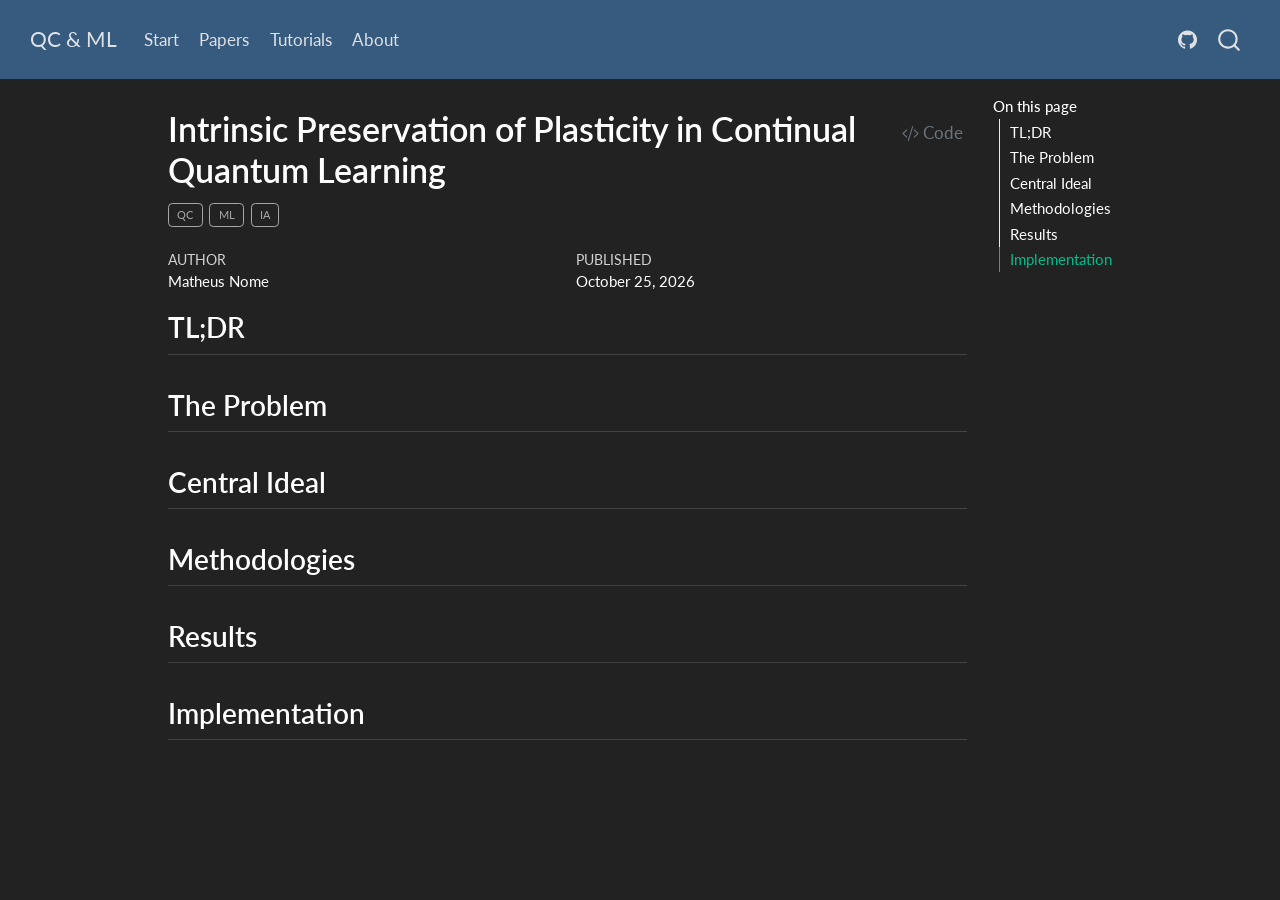
<file: papers/Intrinsic_Preservation_of_Plasticity_in_Continual_Quantum_Learning.html>
<!DOCTYPE html>
<html xmlns="http://www.w3.org/1999/xhtml" lang="en" xml:lang="en"><head>

<meta charset="utf-8">
<meta name="generator" content="quarto-1.10.19">

<meta name="viewport" content="width=device-width, initial-scale=1.0, user-scalable=yes">

<meta name="author" content="Matheus Nome">
<meta name="dcterms.date" content="2026-10-25">

<title>Intrinsic Preservation of Plasticity in Continual Quantum Learning – QC &amp; ML</title>
<style>
/* Default styles provided by pandoc.
** See https://pandoc.org/MANUAL.html#variables-for-html for config info.
*/
span.smallcaps{font-variant: small-caps;}
div.columns{display: flex; gap: 1.5em;}
div.column{flex: auto;}
@media screen {
div.columns{gap: min(4vw, 1.5em);}
div.column{overflow-x: auto;}
}
div.hanging-indent{margin-left: 1.5em; text-indent: -1.5em;}
ul.task-list{list-style: none;}
ul.task-list li input[type="checkbox"] {
  width: 0.8em;
  margin: 0 0.8em 0.2em -1em; /* quarto-specific, see https://github.com/quarto-dev/quarto-cli/issues/4556 */ 
  vertical-align: middle;
}
/* CSS for syntax highlighting */
html { -webkit-text-size-adjust: 100%; }
pre > code.sourceCode { white-space: pre; position: relative; }
pre > code.sourceCode > span { display: inline-block; line-height: 1.25; }
pre > code.sourceCode > span:empty { height: 1.2em; }
.sourceCode { overflow: visible; }
code.sourceCode > span { color: inherit; text-decoration: inherit; }
div.sourceCode { margin: 1em 0; }
pre.sourceCode { margin: 0; }
@media screen {
div.sourceCode { overflow: auto; }
}
@media print {
pre > code.sourceCode { white-space: pre-wrap; }
pre > code.sourceCode > span { text-indent: -5em; padding-left: 5em; }
}
pre.numberSource code
  { counter-reset: source-line 0; }
pre.numberSource code > span
  { position: relative; left: -4em; counter-increment: source-line; }
pre.numberSource code > span > a:first-child::before
  { content: counter(source-line);
    position: relative; left: -1em; text-align: right; vertical-align: baseline;
    border: none; display: inline-block;
    -webkit-touch-callout: none; -webkit-user-select: none;
    -khtml-user-select: none; -moz-user-select: none;
    -ms-user-select: none; user-select: none;
    padding: 0 4px; width: 4em;
  }
pre.numberSource { margin-left: 3em;  padding-left: 4px; }
div.sourceCode
  {   }
@media screen {
pre > code.sourceCode > span > a:first-child::before { text-decoration: underline; }
}
</style>


<script src="../site_libs/quarto-nav/quarto-nav.js"></script>
<script src="../site_libs/quarto-nav/headroom.min.js"></script>
<script src="../site_libs/clipboard/clipboard.min.js"></script>
<script src="../site_libs/quarto-search/autocomplete.umd.js"></script>
<script src="../site_libs/quarto-search/fuse.min.js"></script>
<script src="../site_libs/quarto-search/quarto-search.js"></script>
<meta name="quarto:offset" content="../">
<script src="../site_libs/quarto-html/quarto.js" type="module"></script>
<script src="../site_libs/quarto-html/tabsets/tabsets.js" type="module"></script>
<script src="../site_libs/quarto-html/popper.min.js"></script>
<script src="../site_libs/quarto-html/tippy.umd.min.js"></script>
<script src="../site_libs/quarto-html/anchor.min.js"></script>
<link href="../site_libs/quarto-html/tippy.css" rel="stylesheet">
<link href="../site_libs/quarto-html/quarto-syntax-highlighting-dark-b626d73c4c936ccc3cb08be7d45d1df6.css" rel="stylesheet" id="quarto-text-highlighting-styles">
<script src="../site_libs/bootstrap/bootstrap.min.js"></script>
<link href="../site_libs/bootstrap/bootstrap-icons.css" rel="stylesheet">
<link href="../site_libs/bootstrap/bootstrap-55b398255640e14208b3ab36f60920d4.min.css" rel="stylesheet" append-hash="true" id="quarto-bootstrap" data-mode="dark">
<script id="quarto-search-options" type="application/json">{
  "location": "navbar",
  "copy-button": false,
  "collapse-after": 3,
  "panel-placement": "end",
  "type": "overlay",
  "limit": 50,
  "keyboard-shortcut": [
    "f",
    "/",
    "s"
  ],
  "show-item-context": false,
  "language": {
    "search-no-results-text": "No results",
    "search-matching-documents-text": "matching documents",
    "search-copy-link-title": "Copy link to search",
    "search-hide-matches-text": "Hide additional matches",
    "search-more-match-text": "more match in this document",
    "search-more-matches-text": "more matches in this document",
    "search-clear-button-title": "Clear",
    "search-text-placeholder": "",
    "search-detached-cancel-button-title": "Cancel",
    "search-submit-button-title": "Submit",
    "search-label": "Search"
  }
}</script>


<link rel="stylesheet" href="../styles.css">
</head>

<body class="nav-fixed quarto-light">

<div id="quarto-search-results"></div>
  <header id="quarto-header" class="headroom fixed-top">
    <nav class="navbar navbar-expand-lg " data-bs-theme="dark">
      <div class="navbar-container container-fluid">
      <div class="navbar-brand-container mx-auto">
    <a class="navbar-brand" href="../index.html">
    <span class="navbar-title">QC &amp; ML</span>
    </a>
  </div>
            <div id="quarto-search" class="" title="Search"></div>
          <button class="navbar-toggler" type="button" data-bs-toggle="collapse" data-bs-target="#navbarCollapse" aria-controls="navbarCollapse" role="menu" aria-expanded="false" aria-label="Toggle navigation" onclick="if (window.quartoToggleHeadroom) { window.quartoToggleHeadroom(); }">
  <span class="navbar-toggler-icon"></span>
</button>
          <div class="collapse navbar-collapse" id="navbarCollapse">
            <ul class="navbar-nav navbar-nav-scroll me-auto">
  <li class="nav-item">
    <a class="nav-link" href="../index.html"> 
<span class="menu-text">Start</span></a>
  </li>  
  <li class="nav-item">
    <a class="nav-link" href="../papers/index.html"> 
<span class="menu-text">Papers</span></a>
  </li>  
  <li class="nav-item">
    <a class="nav-link" href="../tutorials/index.html"> 
<span class="menu-text">Tutorials</span></a>
  </li>  
  <li class="nav-item">
    <a class="nav-link" href="../about.html"> 
<span class="menu-text">About</span></a>
  </li>  
</ul>
            <ul class="navbar-nav navbar-nav-scroll ms-auto">
  <li class="nav-item compact">
    <a class="nav-link" href="https://github.com/matheus-araujo/research-log/"> <i class="bi bi-github" role="img">
</i> 
<span class="menu-text"></span></a>
  </li>  
</ul>
          </div> <!-- /navcollapse -->
            <div class="quarto-navbar-tools">
</div>
      </div> <!-- /container-fluid -->
    </nav>
</header>
<!-- content -->
<div id="quarto-content" class="quarto-container page-columns page-rows-contents page-layout-article page-navbar">
<!-- sidebar -->
<!-- margin-sidebar -->
    <div id="quarto-margin-sidebar" class="sidebar margin-sidebar">
        <nav id="TOC" role="doc-toc" class="toc-active">
    <h2 id="toc-title">On this page</h2>
   
  <ul>
  <li><a href="#tldr" id="toc-tldr" class="nav-link active" data-scroll-target="#tldr">TL;DR</a></li>
  <li><a href="#the-problem" id="toc-the-problem" class="nav-link" data-scroll-target="#the-problem">The Problem</a></li>
  <li><a href="#central-ideal" id="toc-central-ideal" class="nav-link" data-scroll-target="#central-ideal">Central Ideal</a></li>
  <li><a href="#methodologies" id="toc-methodologies" class="nav-link" data-scroll-target="#methodologies">Methodologies</a></li>
  <li><a href="#results" id="toc-results" class="nav-link" data-scroll-target="#results">Results</a></li>
  <li><a href="#implementation" id="toc-implementation" class="nav-link" data-scroll-target="#implementation">Implementation</a></li>
  </ul>
</nav>
    </div>
<!-- main -->
<main class="content" id="quarto-document-content">

<header id="title-block-header" class="quarto-title-block default">
<div class="quarto-title">
<div class="quarto-title-block"><div><h1 class="title">Intrinsic Preservation of Plasticity in Continual Quantum Learning</h1><button type="button" class="btn code-tools-button" id="quarto-code-tools-source"><i class="bi"></i> Code</button></div></div>
  <div class="quarto-categories">
    <div class="quarto-category">QC</div>
    <div class="quarto-category">ML</div>
    <div class="quarto-category">IA</div>
  </div>
  </div>



<div class="quarto-title-meta">

    <div>
    <div class="quarto-title-meta-heading">Author</div>
    <div class="quarto-title-meta-contents">
             <p>Matheus Nome </p>
          </div>
  </div>
    
    <div>
    <div class="quarto-title-meta-heading">Published</div>
    <div class="quarto-title-meta-contents">
      <p class="date">October 25, 2026</p>
    </div>
  </div>
  
    
  </div>
  


</header>


<section id="tldr" class="level2">
<h2 class="anchored" data-anchor-id="tldr">TL;DR</h2>
</section>
<section id="the-problem" class="level2">
<h2 class="anchored" data-anchor-id="the-problem">The Problem</h2>
</section>
<section id="central-ideal" class="level2">
<h2 class="anchored" data-anchor-id="central-ideal">Central Ideal</h2>
</section>
<section id="methodologies" class="level2">
<h2 class="anchored" data-anchor-id="methodologies">Methodologies</h2>
</section>
<section id="results" class="level2">
<h2 class="anchored" data-anchor-id="results">Results</h2>
</section>
<section id="implementation" class="level2">
<h2 class="anchored" data-anchor-id="implementation">Implementation</h2>


<!-- -->

</section>

</main> <!-- /main -->
<script id="quarto-html-after-body" type="application/javascript">
  window.document.addEventListener("DOMContentLoaded", function (event) {
    const icon = "";
    const anchorJS = new window.AnchorJS();
    anchorJS.options = {
      placement: 'right',
      icon: icon
    };
    anchorJS.add('.anchored');
    const isCodeAnnotation = (el) => {
      for (const clz of el.classList) {
        if (clz.startsWith('code-annotation-')) {                     
          return true;
        }
      }
      return false;
    }
    const onCopySuccess = function(e) {
      // button target
      const button = e.trigger;
      // don't keep focus
      button.blur();
      // flash "checked"
      button.classList.add('code-copy-button-checked');
      var currentTitle = button.getAttribute("title");
      button.setAttribute("title", "Copied!");
      let tooltip;
      if (window.bootstrap) {
        button.setAttribute("data-bs-toggle", "tooltip");
        button.setAttribute("data-bs-placement", "left");
        button.setAttribute("data-bs-title", "Copied!");
        tooltip = new bootstrap.Tooltip(button, 
          { trigger: "manual", 
            customClass: "code-copy-button-tooltip",
            offset: [0, -8]});
        tooltip.show();    
      }
      setTimeout(function() {
        if (tooltip) {
          tooltip.hide();
          button.removeAttribute("data-bs-title");
          button.removeAttribute("data-bs-toggle");
          button.removeAttribute("data-bs-placement");
        }
        button.setAttribute("title", currentTitle);
        button.classList.remove('code-copy-button-checked');
      }, 1000);
      // clear code selection
      e.clearSelection();
    }
    const getTextToCopy = function(trigger) {
      const outerScaffold = trigger.parentElement.cloneNode(true);
      const codeEl = outerScaffold.querySelector('code');
      for (const childEl of codeEl.children) {
        if (isCodeAnnotation(childEl)) {
          childEl.remove();
        }
      }
      return codeEl.innerText;
    }
    const clipboard = new window.ClipboardJS('.code-copy-button:not([data-in-quarto-modal])', {
      text: getTextToCopy
    });
    clipboard.on('success', onCopySuccess);
    if (window.document.getElementById('quarto-embedded-source-code-modal')) {
      const clipboardModal = new window.ClipboardJS('.code-copy-button[data-in-quarto-modal]', {
        text: getTextToCopy,
        container: window.document.getElementById('quarto-embedded-source-code-modal')
      });
      clipboardModal.on('success', onCopySuccess);
    }
    const viewSource = window.document.getElementById('quarto-view-source') ||
                       window.document.getElementById('quarto-code-tools-source');
    if (viewSource) {
      const sourceUrl = viewSource.getAttribute("data-quarto-source-url");
      viewSource.addEventListener("click", function(e) {
        if (sourceUrl) {
          // rstudio viewer pane
          if (/\bcapabilities=\b/.test(window.location)) {
            window.open(sourceUrl);
          } else {
            window.location.href = sourceUrl;
          }
        } else {
          const modal = new bootstrap.Modal(document.getElementById('quarto-embedded-source-code-modal'));
          modal.show();
        }
        return false;
      });
    }
    function toggleCodeHandler(show) {
      return function(e) {
        const cellDetails = window.document.querySelectorAll(".cell details.code-fold");
        for (let i=0; i<cellDetails.length; i++) {
          const details = cellDetails[i];
          if (show) {
            details.open = true;
          } else {
            details.removeAttribute("open");
          }
        }
        const cellCodeDivs = window.document.querySelectorAll(".cell div.sourceCode.cell-code");
        const fromCls = show ? "hidden" : "unhidden";
        const toCls = show ? "unhidden" : "hidden";
        for (let i=0; i<cellCodeDivs.length; i++) {
          const codeDiv = cellCodeDivs[i];
          if (codeDiv.classList.contains(fromCls)) {
            codeDiv.classList.remove(fromCls);
            codeDiv.classList.add(toCls);
          } 
        }
        return false;
      }
    }
    const hideAllCode = window.document.getElementById("quarto-hide-all-code");
    if (hideAllCode) {
      hideAllCode.addEventListener("click", toggleCodeHandler(false));
    }
    const showAllCode = window.document.getElementById("quarto-show-all-code");
    if (showAllCode) {
      showAllCode.addEventListener("click", toggleCodeHandler(true));
    }
      var localhostRegex = new RegExp(/^(?:http|https):\/\/localhost\:?[0-9]*\//);
      var mailtoRegex = new RegExp(/^mailto:/);
        var filterRegex = new RegExp('/' + window.location.host + '/');
      var isInternal = (href) => {
          return filterRegex.test(href) || localhostRegex.test(href) || mailtoRegex.test(href);
      }
      // Inspect non-navigation links and adorn them if external
     var links = window.document.querySelectorAll('a[href]:not(.nav-link):not(.navbar-brand):not(.toc-action):not(.sidebar-link):not(.sidebar-item-toggle):not(.pagination-link):not(.no-external):not([aria-hidden]):not(.dropdown-item):not(.quarto-navigation-tool):not(.about-link)');
      for (var i=0; i<links.length; i++) {
        const link = links[i];
        if (!isInternal(link.href)) {
          // undo the damage that might have been done by quarto-nav.js in the case of
          // links that we want to consider external
          if (link.dataset.originalHref !== undefined) {
            link.href = link.dataset.originalHref;
          }
        }
      }
    function tippyHover(el, contentFn, onTriggerFn, onUntriggerFn) {
      const config = {
        allowHTML: true,
        maxWidth: 500,
        delay: 100,
        arrow: false,
        appendTo: function(el) {
            return el.parentElement;
        },
        interactive: true,
        interactiveBorder: 10,
        theme: 'quarto',
        placement: 'bottom-start',
      };
      if (contentFn) {
        config.content = contentFn;
      }
      if (onTriggerFn) {
        config.onTrigger = onTriggerFn;
      }
      if (onUntriggerFn) {
        config.onUntrigger = onUntriggerFn;
      }
      window.tippy(el, config); 
    }
    const noterefs = window.document.querySelectorAll('a[role="doc-noteref"]');
    for (var i=0; i<noterefs.length; i++) {
      const ref = noterefs[i];
      tippyHover(ref, function() {
        // use id or data attribute instead here
        let href = ref.getAttribute('data-footnote-href') || ref.getAttribute('href');
        try { href = new URL(href).hash; } catch {}
        const id = href.replace(/^#\/?/, "");
        const note = window.document.getElementById(id);
        if (note) {
          return note.innerHTML;
        } else {
          return "";
        }
      });
    }
    const xrefs = window.document.querySelectorAll('a.quarto-xref');
    const processXRef = (id, note) => {
      // Strip column container classes
      const stripColumnClz = (el) => {
        el.classList.remove("page-full", "page-columns");
        if (el.children) {
          for (const child of el.children) {
            stripColumnClz(child);
          }
        }
      }
      stripColumnClz(note)
      if (id === null || id.startsWith('sec-')) {
        // Special case sections, only their first couple elements
        const container = document.createElement("div");
        if (note.children && note.children.length > 2) {
          container.appendChild(note.children[0].cloneNode(true));
          for (let i = 1; i < note.children.length; i++) {
            const child = note.children[i];
            if (child.tagName === "P" && child.innerText === "") {
              continue;
            } else {
              container.appendChild(child.cloneNode(true));
              break;
            }
          }
          if (window.Quarto?.typesetMath) {
            window.Quarto.typesetMath(container);
          }
          return container.innerHTML
        } else {
          if (window.Quarto?.typesetMath) {
            window.Quarto.typesetMath(note);
          }
          return note.innerHTML;
        }
      } else {
        // Remove any anchor links if they are present
        const anchorLink = note.querySelector('a.anchorjs-link');
        if (anchorLink) {
          anchorLink.remove();
        }
        if (window.Quarto?.typesetMath) {
          window.Quarto.typesetMath(note);
        }
        if (note.classList.contains("callout")) {
          return note.outerHTML;
        } else {
          return note.innerHTML;
        }
      }
    }
    for (var i=0; i<xrefs.length; i++) {
      const xref = xrefs[i];
      tippyHover(xref, undefined, function(instance) {
        instance.disable();
        let url = xref.getAttribute('href');
        let hash = undefined; 
        if (url.startsWith('#')) {
          hash = url;
        } else {
          try { hash = new URL(url).hash; } catch {}
        }
        if (hash) {
          const id = hash.replace(/^#\/?/, "");
          const note = window.document.getElementById(id);
          if (note !== null) {
            try {
              const html = processXRef(id, note.cloneNode(true));
              instance.setContent(html);
            } finally {
              instance.enable();
              instance.show();
            }
          } else {
            // See if we can fetch this
            fetch(url.split('#')[0])
            .then(res => res.text())
            .then(html => {
              const parser = new DOMParser();
              const htmlDoc = parser.parseFromString(html, "text/html");
              const note = htmlDoc.getElementById(id);
              if (note !== null) {
                const html = processXRef(id, note);
                instance.setContent(html);
              } 
            }).finally(() => {
              instance.enable();
              instance.show();
            });
          }
        } else {
          // See if we can fetch a full url (with no hash to target)
          // This is a special case and we should probably do some content thinning / targeting
          fetch(url)
          .then(res => res.text())
          .then(html => {
            const parser = new DOMParser();
            const htmlDoc = parser.parseFromString(html, "text/html");
            const note = htmlDoc.querySelector('main.content');
            if (note !== null) {
              // This should only happen for chapter cross references
              // (since there is no id in the URL)
              // remove the first header
              if (note.children.length > 0 && note.children[0].tagName === "HEADER") {
                note.children[0].remove();
              }
              const html = processXRef(null, note);
              instance.setContent(html);
            } 
          }).finally(() => {
            instance.enable();
            instance.show();
          });
        }
      }, function(instance) {
      });
    }
        let selectedAnnoteEl;
        const selectorForAnnotation = ( cell, annotation) => {
          let cellAttr = 'data-code-cell="' + cell + '"';
          let lineAttr = 'data-code-annotation="' +  annotation + '"';
          const selector = 'span[' + cellAttr + '][' + lineAttr + ']';
          return selector;
        }
        const selectCodeLines = (annoteEl) => {
          const doc = window.document;
          const targetCell = annoteEl.getAttribute("data-target-cell");
          const targetAnnotation = annoteEl.getAttribute("data-target-annotation");
          const annoteSpan = window.document.querySelector(selectorForAnnotation(targetCell, targetAnnotation));
          const lines = annoteSpan.getAttribute("data-code-lines").split(",");
          const lineIds = lines.map((line) => {
            return targetCell + "-" + line;
          })
          let top = null;
          let height = null;
          let parent = null;
          if (lineIds.length > 0) {
              //compute the position of the single el (top and bottom and make a div)
              const el = window.document.getElementById(lineIds[0]);
              top = el.offsetTop;
              height = el.offsetHeight;
              parent = el.parentElement.parentElement;
            if (lineIds.length > 1) {
              const lastEl = window.document.getElementById(lineIds[lineIds.length - 1]);
              const bottom = lastEl.offsetTop + lastEl.offsetHeight;
              height = bottom - top;
            }
            if (top !== null && height !== null && parent !== null) {
              // cook up a div (if necessary) and position it 
              let div = window.document.getElementById("code-annotation-line-highlight");
              if (div === null) {
                div = window.document.createElement("div");
                div.setAttribute("id", "code-annotation-line-highlight");
                div.style.position = 'absolute';
                parent.appendChild(div);
              }
              div.style.top = top - 2 + "px";
              div.style.height = height + 4 + "px";
              div.style.left = 0;
              let gutterDiv = window.document.getElementById("code-annotation-line-highlight-gutter");
              if (gutterDiv === null) {
                gutterDiv = window.document.createElement("div");
                gutterDiv.setAttribute("id", "code-annotation-line-highlight-gutter");
                gutterDiv.style.position = 'absolute';
                const codeCell = window.document.getElementById(targetCell);
                const gutter = codeCell.querySelector('.code-annotation-gutter');
                gutter.appendChild(gutterDiv);
              }
              gutterDiv.style.top = top - 2 + "px";
              gutterDiv.style.height = height + 4 + "px";
            }
            selectedAnnoteEl = annoteEl;
          }
        };
        const unselectCodeLines = () => {
          const elementsIds = ["code-annotation-line-highlight", "code-annotation-line-highlight-gutter"];
          elementsIds.forEach((elId) => {
            const div = window.document.getElementById(elId);
            if (div) {
              div.remove();
            }
          });
          selectedAnnoteEl = undefined;
        };
          // Handle positioning of the toggle
      window.addEventListener(
        "resize",
        throttle(() => {
          elRect = undefined;
          if (selectedAnnoteEl) {
            selectCodeLines(selectedAnnoteEl);
          }
        }, 10)
      );
      function throttle(fn, ms) {
      let throttle = false;
      let timer;
        return (...args) => {
          if(!throttle) { // first call gets through
              fn.apply(this, args);
              throttle = true;
          } else { // all the others get throttled
              if(timer) clearTimeout(timer); // cancel #2
              timer = setTimeout(() => {
                fn.apply(this, args);
                timer = throttle = false;
              }, ms);
          }
        };
      }
        // Attach click handler to the DT
        const annoteDls = window.document.querySelectorAll('dt[data-target-cell]');
        for (const annoteDlNode of annoteDls) {
          annoteDlNode.addEventListener('click', (event) => {
            const clickedEl = event.target;
            if (clickedEl !== selectedAnnoteEl) {
              unselectCodeLines();
              const activeEl = window.document.querySelector('dt[data-target-cell].code-annotation-active');
              if (activeEl) {
                activeEl.classList.remove('code-annotation-active');
              }
              selectCodeLines(clickedEl);
              clickedEl.classList.add('code-annotation-active');
            } else {
              // Unselect the line
              unselectCodeLines();
              clickedEl.classList.remove('code-annotation-active');
            }
          });
        }
    const findCites = (el) => {
      const parentEl = el.parentElement;
      if (parentEl) {
        const cites = parentEl.dataset.cites;
        if (cites) {
          return {
            el,
            cites: cites.split(' ')
          };
        } else {
          return findCites(el.parentElement)
        }
      } else {
        return undefined;
      }
    };
    var bibliorefs = window.document.querySelectorAll('a[role="doc-biblioref"]');
    for (var i=0; i<bibliorefs.length; i++) {
      const ref = bibliorefs[i];
      const citeInfo = findCites(ref);
      if (citeInfo) {
        tippyHover(citeInfo.el, function() {
          var popup = window.document.createElement('div');
          citeInfo.cites.forEach(function(cite) {
            var citeDiv = window.document.createElement('div');
            citeDiv.classList.add('hanging-indent');
            citeDiv.classList.add('csl-entry');
            var biblioDiv = window.document.getElementById('ref-' + cite);
            if (biblioDiv) {
              citeDiv.innerHTML = biblioDiv.innerHTML;
            }
            popup.appendChild(citeDiv);
          });
          return popup.innerHTML;
        });
      }
    }
  });
  </script><div class="modal fade" id="quarto-embedded-source-code-modal" tabindex="-1" aria-labelledby="quarto-embedded-source-code-modal-label" aria-hidden="true"><div class="modal-dialog modal-dialog-scrollable"><div class="modal-content"><div class="modal-header"><h5 class="modal-title" id="quarto-embedded-source-code-modal-label">Source Code</h5><button class="btn-close" data-bs-dismiss="modal"></button></div><div class="modal-body"><div class="">
<div class="code-copy-outer-scaffold"><div class="sourceCode" id="cb1" data-shortcodes="false"><pre class="sourceCode markdown code-with-copy"><code class="sourceCode markdown"><span id="cb1-1"><a href="#cb1-1" aria-hidden="true" tabindex="-1"></a><span class="co">---</span></span>
<span id="cb1-2"><a href="#cb1-2" aria-hidden="true" tabindex="-1"></a><span class="an">title:</span><span class="co"> "Intrinsic Preservation of Plasticity in Continual Quantum Learning"</span></span>
<span id="cb1-3"><a href="#cb1-3" aria-hidden="true" tabindex="-1"></a><span class="an">author:</span><span class="co"> "Matheus Nome"</span></span>
<span id="cb1-4"><a href="#cb1-4" aria-hidden="true" tabindex="-1"></a><span class="an">date:</span><span class="co"> "2026-10-25"</span></span>
<span id="cb1-5"><a href="#cb1-5" aria-hidden="true" tabindex="-1"></a><span class="an">categories:</span><span class="co"> [QC, ML, IA]</span></span>
<span id="cb1-6"><a href="#cb1-6" aria-hidden="true" tabindex="-1"></a><span class="an">bibliography:</span><span class="co"> ../references.bib</span></span>
<span id="cb1-7"><a href="#cb1-7" aria-hidden="true" tabindex="-1"></a><span class="co">---</span></span>
<span id="cb1-8"><a href="#cb1-8" aria-hidden="true" tabindex="-1"></a></span>
<span id="cb1-9"><a href="#cb1-9" aria-hidden="true" tabindex="-1"></a><span class="fu">## TL;DR</span></span>
<span id="cb1-10"><a href="#cb1-10" aria-hidden="true" tabindex="-1"></a></span>
<span id="cb1-11"><a href="#cb1-11" aria-hidden="true" tabindex="-1"></a><span class="fu">##  The Problem</span></span>
<span id="cb1-12"><a href="#cb1-12" aria-hidden="true" tabindex="-1"></a></span>
<span id="cb1-13"><a href="#cb1-13" aria-hidden="true" tabindex="-1"></a></span>
<span id="cb1-14"><a href="#cb1-14" aria-hidden="true" tabindex="-1"></a><span class="fu">## Central Ideal</span></span>
<span id="cb1-15"><a href="#cb1-15" aria-hidden="true" tabindex="-1"></a></span>
<span id="cb1-16"><a href="#cb1-16" aria-hidden="true" tabindex="-1"></a></span>
<span id="cb1-17"><a href="#cb1-17" aria-hidden="true" tabindex="-1"></a><span class="fu">## Methodologies</span></span>
<span id="cb1-18"><a href="#cb1-18" aria-hidden="true" tabindex="-1"></a></span>
<span id="cb1-19"><a href="#cb1-19" aria-hidden="true" tabindex="-1"></a><span class="fu">## Results</span></span>
<span id="cb1-20"><a href="#cb1-20" aria-hidden="true" tabindex="-1"></a></span>
<span id="cb1-21"><a href="#cb1-21" aria-hidden="true" tabindex="-1"></a><span class="fu">## Implementation</span></span></code></pre></div><button title="Copy to Clipboard" class="code-copy-button" data-in-quarto-modal=""><i class="bi"></i></button></div>
</div></div></div></div></div>
</div> <!-- /content -->




</body></html>
</file>
<file: site_libs/quarto-html/tippy.css>
.tippy-box[data-animation=fade][data-state=hidden]{opacity:0}[data-tippy-root]{max-width:calc(100vw - 10px)}.tippy-box{position:relative;background-color:#333;color:#fff;border-radius:4px;font-size:14px;line-height:1.4;white-space:normal;outline:0;transition-property:transform,visibility,opacity}.tippy-box[data-placement^=top]>.tippy-arrow{bottom:0}.tippy-box[data-placement^=top]>.tippy-arrow:before{bottom:-7px;left:0;border-width:8px 8px 0;border-top-color:initial;transform-origin:center top}.tippy-box[data-placement^=bottom]>.tippy-arrow{top:0}.tippy-box[data-placement^=bottom]>.tippy-arrow:before{top:-7px;left:0;border-width:0 8px 8px;border-bottom-color:initial;transform-origin:center bottom}.tippy-box[data-placement^=left]>.tippy-arrow{right:0}.tippy-box[data-placement^=left]>.tippy-arrow:before{border-width:8px 0 8px 8px;border-left-color:initial;right:-7px;transform-origin:center left}.tippy-box[data-placement^=right]>.tippy-arrow{left:0}.tippy-box[data-placement^=right]>.tippy-arrow:before{left:-7px;border-width:8px 8px 8px 0;border-right-color:initial;transform-origin:center right}.tippy-box[data-inertia][data-state=visible]{transition-timing-function:cubic-bezier(.54,1.5,.38,1.11)}.tippy-arrow{width:16px;height:16px;color:#333}.tippy-arrow:before{content:"";position:absolute;border-color:transparent;border-style:solid}.tippy-content{position:relative;padding:5px 9px;z-index:1}
</file>
<file: site_libs/quarto-html/quarto-syntax-highlighting-dark-b626d73c4c936ccc3cb08be7d45d1df6.css>
/* quarto syntax highlight colors */
:root {
  --quarto-hl-al-color: #f07178;
  --quarto-hl-an-color: #d4d0ab;
  --quarto-hl-at-color: #00e0e0;
  --quarto-hl-bn-color: #d4d0ab;
  --quarto-hl-bu-color: #abe338;
  --quarto-hl-ch-color: #abe338;
  --quarto-hl-co-color: #f8f8f2;
  --quarto-hl-cv-color: #ffd700;
  --quarto-hl-cn-color: #ffd700;
  --quarto-hl-cf-color: #ffa07a;
  --quarto-hl-dt-color: #ffa07a;
  --quarto-hl-dv-color: #d4d0ab;
  --quarto-hl-do-color: #f8f8f2;
  --quarto-hl-er-color: #f07178;
  --quarto-hl-ex-color: #00e0e0;
  --quarto-hl-fl-color: #d4d0ab;
  --quarto-hl-fu-color: #ffa07a;
  --quarto-hl-im-color: #abe338;
  --quarto-hl-in-color: #d4d0ab;
  --quarto-hl-kw-color: #ffa07a;
  --quarto-hl-op-color: #ffa07a;
  --quarto-hl-ot-color: #00e0e0;
  --quarto-hl-pp-color: #dcc6e0;
  --quarto-hl-re-color: #00e0e0;
  --quarto-hl-sc-color: #abe338;
  --quarto-hl-ss-color: #abe338;
  --quarto-hl-st-color: #abe338;
  --quarto-hl-va-color: #00e0e0;
  --quarto-hl-vs-color: #abe338;
  --quarto-hl-wa-color: #dcc6e0;
}

/* other quarto variables */
:root {
  --quarto-font-monospace: SFMono-Regular, Menlo, Monaco, Consolas, "Liberation Mono", "Courier New", monospace;
}

/* syntax highlight based on Pandoc's rules */
pre > code.sourceCode > span {
  color: #f8f8f2;
}

code.sourceCode > span {
  color: #f8f8f2;
}

div.sourceCode,
div.sourceCode pre.sourceCode {
  color: #f8f8f2;
}

/* Normal */
code span {
  color: #f8f8f2;
}

/* Alert */
code span.al {
  color: #f07178;
}

/* Annotation */
code span.an {
  color: #d4d0ab;
}

/* Attribute */
code span.at {
  color: #00e0e0;
}

/* BaseN */
code span.bn {
  color: #d4d0ab;
}

/* BuiltIn */
code span.bu {
  color: #abe338;
}

/* ControlFlow */
code span.cf {
  font-weight: bold;
  color: #ffa07a;
}

/* Char */
code span.ch {
  color: #abe338;
}

/* Constant */
code span.cn {
  color: #ffd700;
}

/* Comment */
code span.co {
  font-style: italic;
  color: #f8f8f2;
}

/* CommentVar */
code span.cv {
  color: #ffd700;
}

/* Documentation */
code span.do {
  color: #f8f8f2;
}

/* DataType */
code span.dt {
  color: #ffa07a;
}

/* DecVal */
code span.dv {
  color: #d4d0ab;
}

/* Error */
code span.er {
  color: #f07178;
  text-decoration: underline;
}

/* Extension */
code span.ex {
  font-weight: bold;
  color: #00e0e0;
}

/* Float */
code span.fl {
  color: #d4d0ab;
}

/* Function */
code span.fu {
  color: #ffa07a;
}

/* Import */
code span.im {
  color: #abe338;
}

/* Information */
code span.in {
  color: #d4d0ab;
}

/* Keyword */
code span.kw {
  font-weight: bold;
  color: #ffa07a;
}

/* Operator */
code span.op {
  color: #ffa07a;
}

/* Other */
code span.ot {
  color: #00e0e0;
}

/* Preprocessor */
code span.pp {
  color: #dcc6e0;
}

/* RegionMarker */
code span.re {
  background-color: #f8f8f2;
  color: #00e0e0;
}

/* SpecialChar */
code span.sc {
  color: #abe338;
}

/* SpecialString */
code span.ss {
  color: #abe338;
}

/* String */
code span.st {
  color: #abe338;
}

/* Variable */
code span.va {
  color: #00e0e0;
}

/* VerbatimString */
code span.vs {
  color: #abe338;
}

/* Warning */
code span.wa {
  color: #dcc6e0;
}

.prevent-inlining {
  content: "</";
}

/*# sourceMappingURL=a269c63e8167c3ae395728e86feb0848.css.map */
</file>
<file: styles.css>
/* css styles */
</file>
